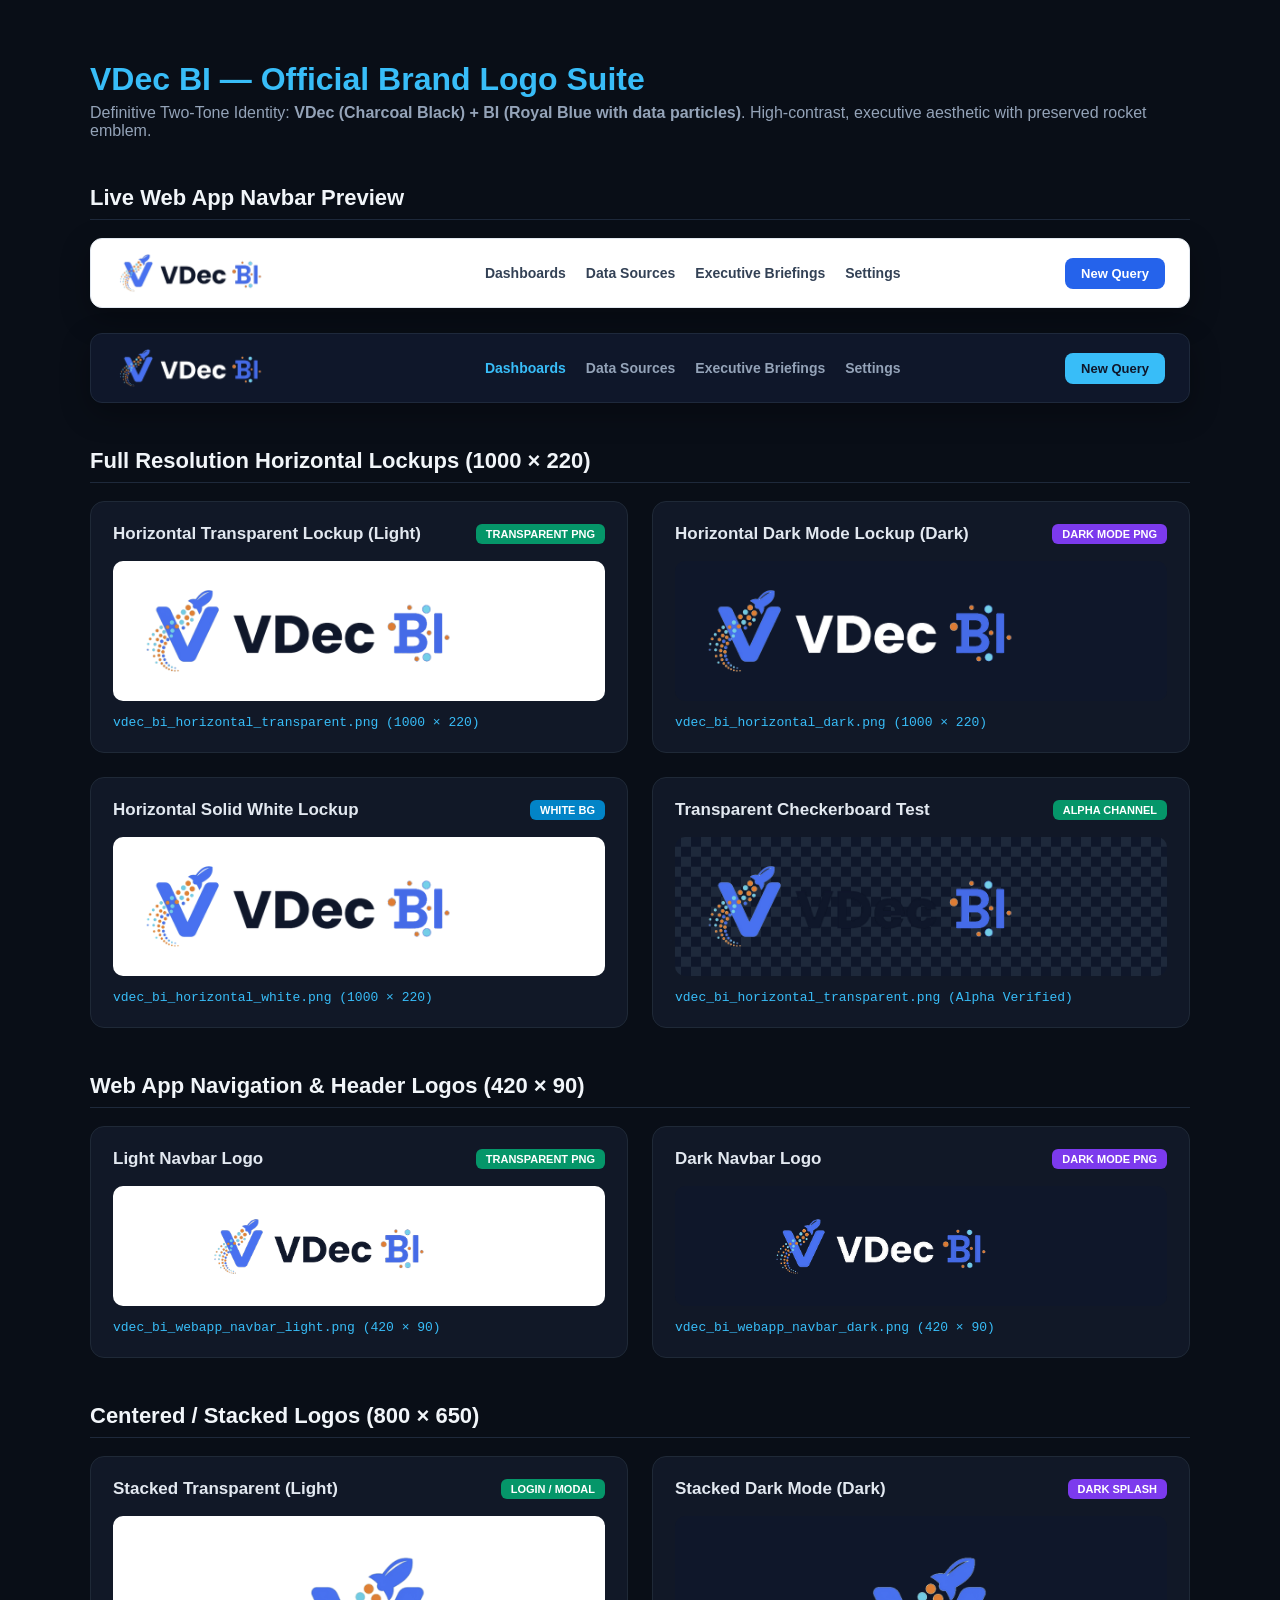
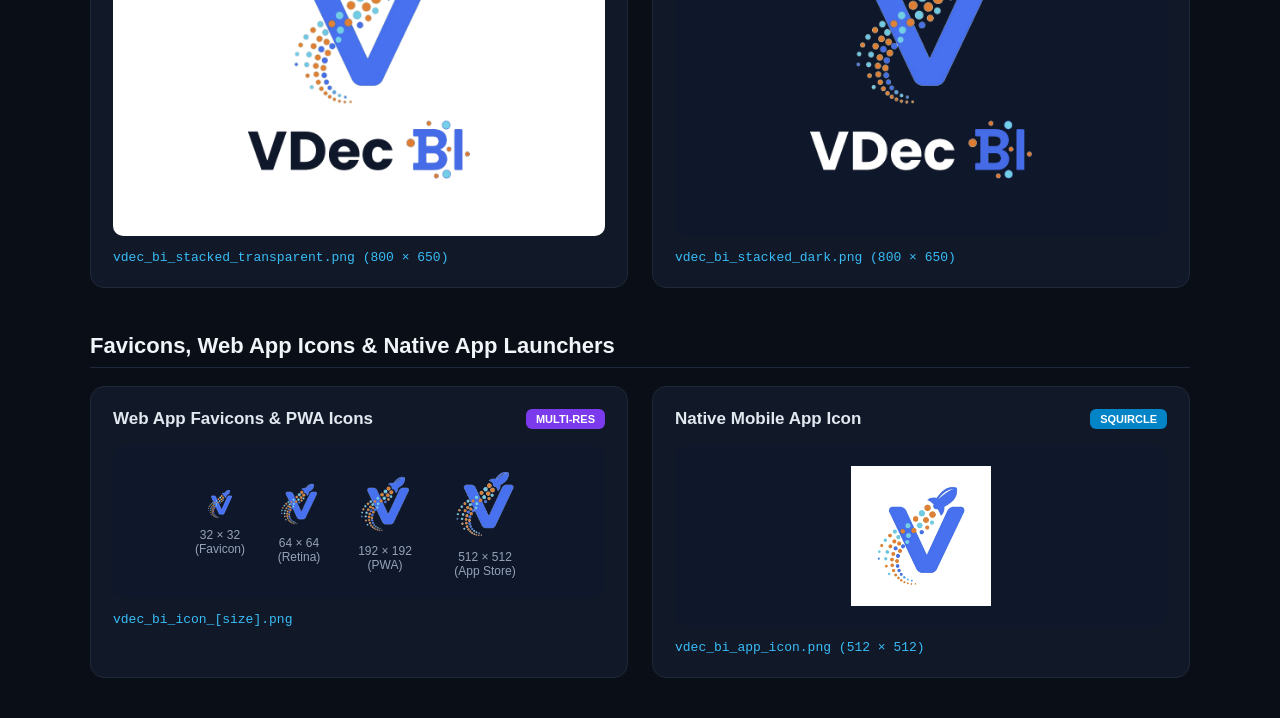
<file: vdec_logos/index.html>
<!DOCTYPE html>
<html lang="en">
<head>
  <meta charset="UTF-8">
  <title>VDec BI — Official Brand Logo Suite</title>
  <style>
    body {
      font-family: -apple-system, BlinkMacSystemFont, 'Segoe UI', Roboto, Helvetica, Arial, sans-serif;
      background: #090E17;
      color: #F8FAFC;
      margin: 0;
      padding: 40px 20px;
    }
    .container {
      max-width: 1100px;
      margin: 0 auto;
    }
    h1 { margin-bottom: 6px; color: #38BDF8; font-size: 32px; font-weight: 800; }
    p.sub { color: #94A3B8; margin-top: 0; margin-bottom: 35px; font-size: 16px; }
    
    .demo-bar {
      border-radius: 12px;
      padding: 12px 24px;
      display: flex;
      align-items: center;
      justify-content: space-between;
      margin-bottom: 25px;
      box-shadow: 0 10px 30px rgba(0,0,0,0.3);
    }
    .demo-bar.light {
      background: #FFFFFF;
      border: 1px solid #E2E8F0;
      color: #334155;
    }
    .demo-bar.dark {
      background: #0F172A;
      border: 1px solid #1E293B;
      color: #F8FAFC;
    }
    .demo-nav-links {
      display: flex;
      gap: 20px;
      font-size: 14px;
      font-weight: 600;
    }
    .demo-nav-btn {
      padding: 8px 16px;
      border-radius: 8px;
      font-size: 13px;
      font-weight: 700;
      cursor: pointer;
      border: none;
    }
    .demo-bar.light .demo-nav-btn {
      background: #2563EB;
      color: white;
    }
    .demo-bar.dark .demo-nav-btn {
      background: #38BDF8;
      color: #0F172A;
    }

    .section-title {
      font-size: 22px;
      color: #F1F5F9;
      margin-top: 45px;
      margin-bottom: 18px;
      padding-bottom: 8px;
      border-bottom: 1px solid #1E293B;
      font-weight: 700;
    }
    .grid {
      display: grid;
      grid-template-columns: repeat(auto-fit, minmax(480px, 1fr));
      gap: 24px;
    }
    .card {
      background: #111827;
      border: 1px solid #1F2937;
      border-radius: 14px;
      overflow: hidden;
      padding: 22px;
    }
    .card h3 {
      margin-top: 0;
      font-size: 17px;
      color: #E2E8F0;
      display: flex;
      justify-content: space-between;
      align-items: center;
    }
    .badge {
      font-size: 11px;
      background: #0284C7;
      color: white;
      padding: 4px 10px;
      border-radius: 6px;
      text-transform: uppercase;
      font-weight: 700;
    }
    .badge.green { background: #059669; }
    .badge.purple { background: #7C3AED; }

    .img-wrap {
      display: flex;
      align-items: center;
      justify-content: center;
      border-radius: 10px;
      margin-top: 14px;
      overflow: hidden;
      padding: 20px;
      box-sizing: border-box;
      min-height: 120px;
    }
    .img-wrap.white { background: #FFFFFF; }
    .img-wrap.dark-canvas { background: #0F172A; }
    .img-wrap.checker {
      background: repeating-conic-gradient(#1E293B 0% 25%, #0F172A 0% 50%) 50% / 20px 20px;
    }
    img {
      max-width: 100%;
      height: auto;
      display: block;
    }
    .file-path {
      margin-top: 14px;
      font-size: 13px;
      font-family: Consolas, monospace;
      color: #38BDF8;
    }
    .favicons-row {
      display: flex;
      align-items: center;
      gap: 30px;
      justify-content: center;
      padding: 20px;
      background: #0F172A;
      border-radius: 10px;
      margin-top: 14px;
    }
    .fav-item {
      text-align: center;
      font-size: 12px;
      color: #94A3B8;
    }
    .fav-item img {
      margin: 0 auto 8px;
    }
  </style>
</head>
<body>
  <div class="container">
    <h1>VDec BI — Official Brand Logo Suite</h1>
    <p class="sub">Definitive Two-Tone Identity: <strong>VDec (Charcoal Black) + BI (Royal Blue with data particles)</strong>. High-contrast, executive aesthetic with preserved rocket emblem.</p>

    <div class="section-title">Live Web App Navbar Preview</div>
    
    <!-- Light Navbar Mockup -->
    <div class="demo-bar light">
      <img src="vdec_bi_webapp_navbar_light.png" style="height: 44px;" alt="Navbar Light" />
      <div class="demo-nav-links">
        <span>Dashboards</span>
        <span>Data Sources</span>
        <span>Executive Briefings</span>
        <span>Settings</span>
      </div>
      <button class="demo-nav-btn">New Query</button>
    </div>

    <!-- Dark Navbar Mockup -->
    <div class="demo-bar dark">
      <img src="vdec_bi_webapp_navbar_dark.png" style="height: 44px;" alt="Navbar Dark" />
      <div class="demo-nav-links" style="color: #94A3B8;">
        <span style="color: #38BDF8;">Dashboards</span>
        <span>Data Sources</span>
        <span>Executive Briefings</span>
        <span>Settings</span>
      </div>
      <button class="demo-nav-btn">New Query</button>
    </div>

    <div class="section-title">Full Resolution Horizontal Lockups (1000 × 220)</div>
    <div class="grid">
      <div class="card">
        <h3>Horizontal Transparent Lockup (Light) <span class="badge green">Transparent PNG</span></h3>
        <div class="img-wrap white">
          <img src="vdec_bi_horizontal_transparent.png" alt="Horizontal Transparent" />
        </div>
        <div class="file-path">vdec_bi_horizontal_transparent.png (1000 × 220)</div>
      </div>

      <div class="card">
        <h3>Horizontal Dark Mode Lockup (Dark) <span class="badge purple">Dark Mode PNG</span></h3>
        <div class="img-wrap dark-canvas">
          <img src="vdec_bi_horizontal_dark.png" alt="Horizontal Dark" />
        </div>
        <div class="file-path">vdec_bi_horizontal_dark.png (1000 × 220)</div>
      </div>

      <div class="card">
        <h3>Horizontal Solid White Lockup <span class="badge">White BG</span></h3>
        <div class="img-wrap white">
          <img src="vdec_bi_horizontal_white.png" alt="Horizontal White" />
        </div>
        <div class="file-path">vdec_bi_horizontal_white.png (1000 × 220)</div>
      </div>

      <div class="card">
        <h3>Transparent Checkerboard Test <span class="badge green">Alpha Channel</span></h3>
        <div class="img-wrap checker">
          <img src="vdec_bi_horizontal_transparent.png" alt="Horizontal Checker" />
        </div>
        <div class="file-path">vdec_bi_horizontal_transparent.png (Alpha Verified)</div>
      </div>
    </div>

    <div class="section-title">Web App Navigation & Header Logos (420 × 90)</div>
    <div class="grid">
      <div class="card">
        <h3>Light Navbar Logo <span class="badge green">Transparent PNG</span></h3>
        <div class="img-wrap white">
          <img src="vdec_bi_webapp_navbar_light.png" style="max-height: 65px;" alt="Light Navbar" />
        </div>
        <div class="file-path">vdec_bi_webapp_navbar_light.png (420 × 90)</div>
      </div>

      <div class="card">
        <h3>Dark Navbar Logo <span class="badge purple">Dark Mode PNG</span></h3>
        <div class="img-wrap dark-canvas">
          <img src="vdec_bi_webapp_navbar_dark.png" style="max-height: 65px;" alt="Dark Navbar" />
        </div>
        <div class="file-path">vdec_bi_webapp_navbar_dark.png (420 × 90)</div>
      </div>
    </div>

    <div class="section-title">Centered / Stacked Logos (800 × 650)</div>
    <div class="grid">
      <div class="card">
        <h3>Stacked Transparent (Light) <span class="badge green">Login / Modal</span></h3>
        <div class="img-wrap white">
          <img src="vdec_bi_stacked_transparent.png" style="max-height: 280px;" alt="Stacked Transparent" />
        </div>
        <div class="file-path">vdec_bi_stacked_transparent.png (800 × 650)</div>
      </div>

      <div class="card">
        <h3>Stacked Dark Mode (Dark) <span class="badge purple">Dark Splash</span></h3>
        <div class="img-wrap dark-canvas">
          <img src="vdec_bi_stacked_dark.png" style="max-height: 280px;" alt="Stacked Dark" />
        </div>
        <div class="file-path">vdec_bi_stacked_dark.png (800 × 650)</div>
      </div>
    </div>

    <div class="section-title">Favicons, Web App Icons & Native App Launchers</div>
    <div class="grid">
      <div class="card">
        <h3>Web App Favicons & PWA Icons <span class="badge purple">Multi-Res</span></h3>
        <div class="favicons-row">
          <div class="fav-item">
            <img src="vdec_bi_icon_32x32.png" width="32" height="32" alt="32x32" />
            <div>32 × 32<br>(Favicon)</div>
          </div>
          <div class="fav-item">
            <img src="vdec_bi_icon_64x64.png" width="48" height="48" alt="64x64" />
            <div>64 × 64<br>(Retina)</div>
          </div>
          <div class="fav-item">
            <img src="vdec_bi_icon_192x192.png" width="64" height="64" alt="192x192" />
            <div>192 × 192<br>(PWA)</div>
          </div>
          <div class="fav-item">
            <img src="vdec_bi_icon_512x512.png" width="76" height="76" alt="512x512" />
            <div>512 × 512<br>(App Store)</div>
          </div>
        </div>
        <div class="file-path">vdec_bi_icon_[size].png</div>
      </div>

      <div class="card">
        <h3>Native Mobile App Icon <span class="badge">Squircle</span></h3>
        <div class="img-wrap dark-canvas">
          <img src="vdec_bi_app_icon.png" style="width: 140px; height: 140px;" alt="App Icon" />
        </div>
        <div class="file-path">vdec_bi_app_icon.png (512 × 512)</div>
      </div>
    </div>
  </div>
</body>
</html>
</file>
